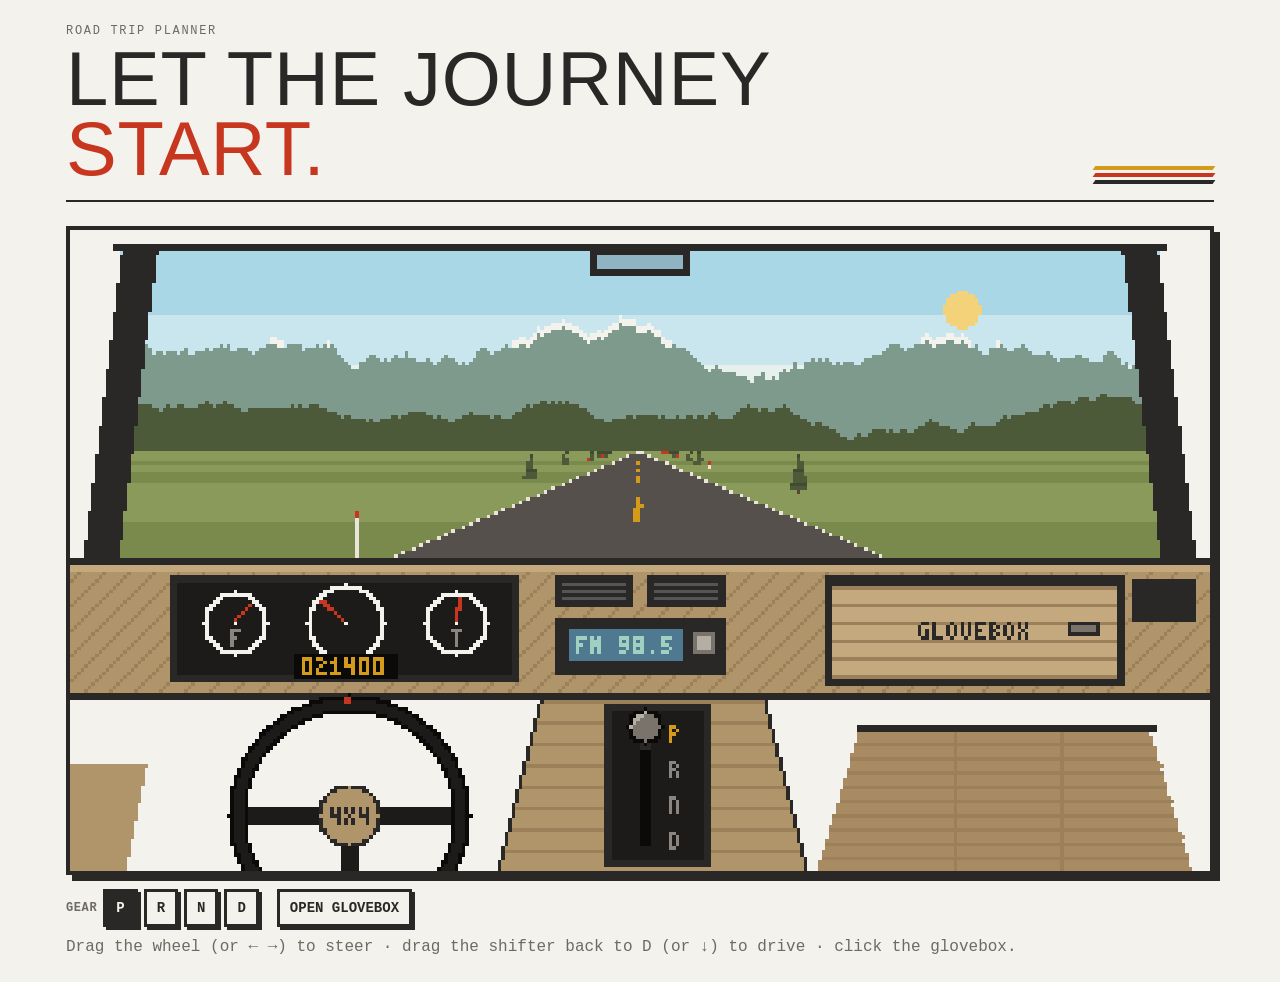
<file: index.html>
<!doctype html>
<html lang="en">
<head>
<meta charset="utf-8">
<meta name="viewport" content="width=device-width, initial-scale=1, viewport-fit=cover">
<title>Road Trip Planner</title>
<link rel="stylesheet" href="css/styles.css">
</head>
<body>

<svg width="0" height="0" style="position:absolute" aria-hidden="true">
  <defs>
    <filter id="pencil"><feTurbulence type="fractalNoise" baseFrequency="0.03" numOctaves="2" seed="4"/><feDisplacementMap in="SourceGraphic" scale="2.2"/></filter>
  </defs>
</svg>

<div class="wrap">
  <header class="mast">
    <div>
      <div class="eyebrow">Road trip planner</div>
      <h1>Let the journey<br><em>start.</em></h1>
    </div>
    <div class="stripes" aria-hidden="true"><i></i><i></i><i></i></div>
  </header>

  <main>
    <!-- Screen 1: the pixel cab -->
    <section class="cab" id="cab" aria-label="Truck cab">
      <div class="stage">
        <canvas id="cabCanvas" width="320" height="180" tabindex="0"
          aria-label="Pixel truck cab. Drag the steering wheel, or use the left and right arrow keys, to turn. Drag the shifter, click a gear letter, or use the up and down arrow keys to change gear. Click the glovebox, or press G or Enter, to open your trip archive."></canvas>
        <section class="tray" id="tray" aria-label="Trip archive" hidden>
          <div class="tray-head">
            <h2>Glovebox · Trip archive</h2>
            <button type="button" class="px-btn" id="closeTray">Close ×</button>
          </div>
          <div class="shelf" id="shelf" role="group" aria-label="Saved trips, oldest on the left"></div>
          <div class="tray-foot">
            <p id="trayNote"></p>
            <button type="button" class="px-btn solid" id="unfold">Unfold map</button>
          </div>
        </section>
      </div>
      <div class="cab-controls">
        <div class="gears" role="group" aria-label="Gear">
          <span class="gear-label">Gear</span>
          <button type="button" class="px-btn gear" data-g="P" aria-pressed="true">P</button>
          <button type="button" class="px-btn gear" data-g="R" aria-pressed="false">R</button>
          <button type="button" class="px-btn gear" data-g="N" aria-pressed="false">N</button>
          <button type="button" class="px-btn gear" data-g="D" aria-pressed="false">D</button>
        </div>
        <button type="button" class="px-btn" id="openBox">Open glovebox</button>
        <p class="cab-hint">Drag the wheel (or ← →) to steer · drag the shifter back to D (or ↓) to drive · click the glovebox.</p>
      </div>
    </section>

    <!-- Screen 2: the open map -->
    <section class="sheet" id="sheet" aria-label="Trip map" hidden>
      <div class="road" aria-hidden="true">
        <svg viewBox="0 0 1000 120" preserveAspectRatio="none">
          <g filter="url(#pencil)" fill="none" stroke="#2a2826">
            <polyline points="0,62 90,40 160,55 250,22 330,48 420,30 520,58 600,26 690,50 780,20 870,46 1000,30" stroke="#4c5a3a" stroke-width="1.6" opacity=".7"/>
            <path d="M0 96 H1000" stroke-width="2.4"/>
            <path d="M0 108 H1000" stroke-width="1.2" stroke-dasharray="16 12" opacity=".7"/>
          </g>
        </svg>
        <svg class="truck" viewBox="0 0 220 90">
          <g filter="url(#pencil)" stroke="#2a2826" stroke-width="2" stroke-linejoin="round">
            <path d="M14 58 L14 38 Q16 30 26 30 L120 30 L120 12 Q122 8 128 8 L160 8 Q166 9 172 18 L186 34 L204 38 Q210 40 210 48 L210 62 L14 62 Z" fill="#c7361f"/>
            <path d="M14 30 L14 14 Q15 8 22 8 L120 8 L120 30 Z" fill="#2a2826"/>
            <path d="M128 12 L158 12 L176 32 L128 32 Z" fill="#4f7891" fill-opacity=".45"/>
            <path d="M60 12 L112 12 L112 28 L60 28 Z M24 12 L54 12 L54 28 L24 28 Z" fill="#6d6a63"/>
            <path d="M18 44 L206 44 M18 49 L206 49" stroke="#d49b1a" stroke-width="2.4"/>
            <circle cx="58" cy="64" r="17" fill="#2a2826"/><circle cx="58" cy="64" r="8" fill="#e9e5da"/>
            <circle cx="170" cy="64" r="17" fill="#2a2826"/><circle cx="170" cy="64" r="8" fill="#e9e5da"/>
          </g>
        </svg>
      </div>

      <form class="controls" id="tripForm" novalidate>
        <div class="field">
          <label for="from">Start</label><input id="from" autocomplete="off">
          <div class="results" id="fromResults" aria-live="polite"></div>
          <span class="err" id="fromErr" hidden></span>
        </div>
        <div class="field">
          <label for="to">Destination</label><input id="to" autocomplete="off">
          <div class="results" id="toResults" aria-live="polite"></div>
          <span class="err" id="toErr" hidden></span>
        </div>
        <div class="field"><label for="leave">Leave</label><input id="leave" type="datetime-local"></div>
        <div class="field field-btn"><button type="submit" class="btn-solid">Plan trip</button></div>
      </form>

      <div class="terrain">
        <div class="edge left" aria-hidden="true">
          <svg viewBox="0 0 120 900" preserveAspectRatio="none"><g filter="url(#pencil)" fill="none" stroke-linecap="round">
            <polyline points="0,40 40,70 20,120 70,160 30,220 80,270 25,330 60,380 15,430 75,490 30,540 70,600 20,650 65,710 25,770 70,830 10,890" stroke="#2a2826" stroke-width="2"/>
            <polyline points="0,90 20,130 0,180 30,250 0,310 25,370 0,420" stroke="#4c5a3a" stroke-width="1.4" opacity=".7"/>
            <path d="M100 0 Q80 120 108 220 T96 440 T110 660 T92 900" stroke="#4f7891" stroke-width="2.2"/>
            <path d="M40 470 l10 -18 l10 18 M50 452 v26 M15 560 l10 -18 l10 18 M25 542 v26 M45 690 l10 -18 l10 18 M55 672 v26" stroke="#4c5a3a" stroke-width="1.6"/>
          </g></svg>
        </div>
        <div class="edge right" aria-hidden="true">
          <svg viewBox="0 0 120 900" preserveAspectRatio="none"><g filter="url(#pencil)" fill="none" stroke-linecap="round">
            <polyline points="0,20 50,60 15,110 80,150 35,200 95,260 40,320 85,370 20,440 70,500 35,560 90,620 30,680 75,740 20,800 60,860 0,900" stroke="#2a2826" stroke-width="2"/>
            <polyline points="0,60 25,110 0,170 35,230 0,280" stroke="#4c5a3a" stroke-width="1.4" opacity=".7"/>
            <path d="M106 0 Q90 160 112 300 T98 560 T112 900" stroke="#4f7891" stroke-width="2.2"/>
            <path d="M30 380 l10 -18 l10 18 M40 362 v26 M55 600 l10 -18 l10 18 M65 582 v26" stroke="#4c5a3a" stroke-width="1.6"/>
          </g></svg>
        </div>
        <div class="route" id="route" aria-live="polite"></div>
      </div>

      <div class="sheet-foot">
        <a id="routeLink" target="_blank" rel="noopener" hidden>Start directions for the whole route in Google Maps ↗</a>
        <div class="foot-btns">
          <button type="button" class="btn-ghost" id="newTrip">Start a new trip</button>
          <button type="button" class="btn-ghost" id="foldMap">Fold the map</button>
        </div>
      </div>
    </section>
  </main>
</div>

<script src="js/cab.js"></script>
<script src="js/app.js"></script>
</body>
</html>
</file>
<file: css/styles.css>
:root {
  color-scheme: light;
  --paper: #f4f2ec;        /* drawing paper */
  --paper-2: #e9e5da;      /* map sheet, slightly darker */
  --graphite: #2a2826;     /* pencil line + body text */
  --graphite-soft: #6d6a63;/* secondary pencil */
  --truck-red: #c7361f;    /* body paint */
  --velour: #b0946a;       /* cab interior: saddle tan */
  --stripe-gold: #d49b1a;  /* side-stripe accent, used for highlights */
  --river: #4f7891;        /* water */
  --pine: #4c5a3a;         /* ridgelines */
  --warn: #b5481b;         /* warnings */
  --font-display: Impact, "Haettenschweiler", "Arial Narrow Bold", "Helvetica Neue", Arial, sans-serif;
  --font-hand: "Bradley Hand", "Segoe Print", "Chalkboard SE", "Marker Felt", cursive;
  --font-body: "Avenir Next", "Segoe UI", "Helvetica Neue", Arial, sans-serif;
  --font-data: ui-monospace, "SF Mono", Menlo, Consolas, monospace;
  --space: 8px;
  --radius: 3px;
  --box: #3b2f24;          /* pixel cab: tray, glovebox interior */
  --box-2: #54432f;        /* pixel cab: shelf strip */
  --box-edge: #17120d;     /* pixel cab: tray border, hard shadows */
  --px-hover: #fffaf0;     /* pixel button hover */
  --tray-text: #e5dccb;    /* tray footer note */
  --fold: #d8d2c3;         /* fold lines on map cards */
  --map-art: #ebe6d9;      /* behind each card's route drawing */
}

* { box-sizing: border-box; }
body { margin: 0; background: var(--paper); color: var(--graphite); font-family: var(--font-body); }
.wrap { padding-left: max(16px, env(safe-area-inset-left, 0px)); padding-right: max(16px, env(safe-area-inset-right, 0px)); padding-block: calc(var(--space)*3); max-width: 1180px; margin: 0 auto; }
.note { font-family: var(--font-hand); color: var(--graphite-soft); font-size: 15px; }
button:focus-visible, input:focus-visible { outline: 3px solid var(--stripe-gold); outline-offset: 3px; }

/* Header */
.mast { display: flex; flex-wrap: wrap; align-items: end; justify-content: space-between; gap: calc(var(--space)*2); border-bottom: 2px solid var(--graphite); padding-bottom: calc(var(--space)*2); }
.eyebrow { font-family: var(--font-data); font-size: 12px; letter-spacing: .14em; text-transform: uppercase; color: var(--graphite-soft); }
h1 { font-family: var(--font-display); font-weight: 400; text-transform: uppercase; font-size: clamp(36px, 7vw, 76px); line-height: .92; letter-spacing: .01em; margin: 6px 0 0; text-wrap: balance; }
h1 em { font-style: normal; color: var(--truck-red); }
.stripes { display: flex; flex-direction: column; gap: 3px; width: 120px; }
.stripes i { display: block; height: 4px; background: var(--stripe-gold); transform: skewX(-35deg); }
.stripes i:nth-child(2) { background: var(--truck-red); }
.stripes i:nth-child(3) { background: var(--graphite); }

/* Screen 1: the pixel cab */
.cab { margin-top: calc(var(--space)*3); display: grid; gap: 14px; }
.cab[hidden] { display: none; }
.stage { position: relative; border: 4px solid var(--graphite); box-shadow: 6px 6px 0 var(--graphite); background: var(--graphite); }
#cabCanvas { display: block; width: 100%; height: auto; aspect-ratio: 320 / 180; image-rendering: pixelated; touch-action: none; }
#cabCanvas:focus-visible { outline: 4px solid var(--stripe-gold); outline-offset: 4px; }
.cab-controls { display: flex; flex-wrap: wrap; gap: 10px 18px; align-items: center; }
.gears { display: flex; gap: 6px; align-items: center; }
.gear-label { font: 700 12px var(--font-data); text-transform: uppercase; letter-spacing: .05em; color: var(--graphite-soft); }
.cab-hint { margin: 0; font: 16px/1.3 var(--font-data); color: var(--graphite-soft); }

/* Pixel button: hard shadow, pressing moves it into the shadow */
.px-btn { font: 700 14px var(--font-data); text-transform: uppercase; color: var(--graphite); background: var(--paper); border: 3px solid var(--graphite); border-radius: 0; padding: 8px 10px; cursor: pointer; box-shadow: 3px 3px 0 var(--graphite); }
.px-btn:hover { background: var(--px-hover); }
.px-btn:active { transform: translate(3px, 3px); box-shadow: none; }
.px-btn[aria-pressed="true"] { background: var(--graphite); color: var(--paper); }
.px-btn.solid { background: var(--truck-red); color: var(--paper); }

/* Glovebox tray: the Trip archive */
.tray { position: absolute; left: 4%; right: 4%; top: 8%; background: var(--box); color: var(--paper); border: 4px solid var(--box-edge); box-shadow: 0 0 0 4px var(--velour), 8px 8px 0 4px var(--box-edge); padding: 14px 14px 16px; display: grid; gap: 12px; transform-origin: 78% 0; animation: trayIn .35s steps(6) both; }
.tray[hidden] { display: none; }
@keyframes trayIn { from { transform: scaleY(.1); opacity: .2 } to { transform: none; opacity: 1 } }
.tray-head { display: flex; justify-content: space-between; align-items: center; gap: 12px; }
.tray-head h2 { margin: 0; font: 700 16px/1.4 var(--font-data); text-transform: uppercase; color: var(--stripe-gold); }
.tray-head .px-btn { padding: 6px 8px; }
.shelf { display: flex; gap: 12px; overflow-x: auto; padding: 14px 8px 14px 2px; scroll-snap-type: x mandatory; background: linear-gradient(var(--box-2), var(--box-2)) bottom / 100% 8px no-repeat; }
.tray-foot { display: flex; flex-wrap: wrap; gap: 10px; align-items: center; justify-content: space-between; }
.tray-foot p { margin: 0; flex: 1 1 260px; min-width: 0; font: 16px/1.3 var(--font-data); color: var(--tray-text); }

/* Map cards on the shelf */
.map-card { flex: 0 0 150px; scroll-snap-align: end; position: relative; display: grid; gap: 4px; align-content: start; padding: 8px; text-align: left; cursor: pointer; color: var(--graphite); border: 3px solid var(--graphite); border-radius: 0; box-shadow: 4px 4px 0 var(--box-edge); animation: slideIn .4s steps(4) backwards;
  background: var(--paper);
  background-image:
    linear-gradient(90deg, transparent 49%, var(--fold) 49%, var(--fold) 51%, transparent 51%),
    linear-gradient(transparent 49%, var(--fold) 49%, var(--fold) 51%, transparent 51%); }
@keyframes slideIn { from { transform: translateX(-30px); opacity: 0 } to { transform: none; opacity: 1 } }
.map-card:hover, .map-card[aria-pressed="true"] { transform: translateY(-6px); }
.map-card[aria-pressed="true"], .map-card:focus-visible { outline: 3px solid var(--stripe-gold); outline-offset: 2px; }
.map-card canvas { width: 100%; height: auto; aspect-ratio: 48 / 28; image-rendering: pixelated; background: var(--map-art); border: 2px solid var(--graphite); }
.map-card .t { font: 700 13px/1.4 var(--font-data); text-transform: uppercase; overflow-wrap: anywhere; }
.map-card .m { font: 16px/1.2 var(--font-data); color: var(--graphite-soft); font-variant-numeric: tabular-nums; }
.map-card .badge { position: absolute; top: -12px; right: -6px; padding: 3px 5px; background: var(--truck-red); color: var(--paper); border: 2px solid var(--graphite); font: 700 11px var(--font-data); }
.map-card.new { place-items: center; align-content: center; text-align: center; min-height: 160px; background: transparent; color: var(--paper); border: 3px dashed var(--velour); box-shadow: none; font: 700 13px/1.6 var(--font-data); }
.map-card.new b { font-size: 28px; color: var(--stripe-gold); }

/* Screen 2: the open map */
.sheet { margin-top: calc(var(--space)*3); background: var(--paper-2); border: 1.5px solid var(--graphite); position: relative; overflow: hidden;
  background-image:
    linear-gradient(90deg, transparent calc(33.33% - 1px), color-mix(in srgb, var(--graphite) 12%, transparent) 33.33%, transparent calc(33.33% + 1px), transparent calc(66.66% - 1px), color-mix(in srgb, var(--graphite) 12%, transparent) 66.66%, transparent calc(66.66% + 1px)),
    linear-gradient(0deg, transparent calc(50% - 1px), color-mix(in srgb, var(--graphite) 10%, transparent) 50%, transparent calc(50% + 1px));
  transform-origin: top center; }
.sheet.opening { animation: unfold .7s cubic-bezier(.2,.8,.2,1); }
@keyframes unfold { from { transform: perspective(900px) rotateX(-70deg) scaleY(.3); opacity: 0 } to { transform: none; opacity: 1 } }

.road { position: relative; height: 120px; border-bottom: 1.5px solid var(--graphite); }
.road svg { position: absolute; inset: 0; width: 100%; height: 100%; }
.road .truck { left: 3%; top: auto; bottom: 22px; width: 150px; height: auto; }
.loading .truck { animation: drive 2.2s linear infinite; }
@keyframes drive { from { left: -12% } to { left: 100% } }

/* Trip form */
.controls { display: grid; grid-template-columns: repeat(auto-fit, minmax(140px, 1fr)); gap: 10px 16px; padding: 16px max(16px, 4%); border-bottom: 1.5px dashed var(--graphite-soft); }
.field { display: flex; flex-direction: column; gap: 4px; min-width: 0; }
.field label { font-family: var(--font-data); font-size: 11px; text-transform: uppercase; letter-spacing: .12em; color: var(--graphite-soft); }
.field input { font: 600 15px var(--font-body); color: var(--graphite); background: var(--paper); border: 1.5px solid var(--graphite); border-radius: var(--radius); padding: 7px 9px; min-width: 0; }
.field input[aria-invalid="true"] { border-color: var(--warn); box-shadow: 0 0 0 2px color-mix(in srgb, var(--warn) 20%, transparent); }
.field .err { font-family: var(--font-hand); color: var(--warn); font-size: 14px; }
.field-btn { justify-content: flex-end; }

/* Town match list */
.results { display: flex; flex-wrap: wrap; gap: 6px; }
.results:empty { display: none; }
.pick { font: 600 13px var(--font-body); background: transparent; color: var(--graphite); border: 1.5px solid var(--graphite); border-radius: 999px; padding: 5px 11px; cursor: pointer; text-align: left; }
.pick[aria-pressed="true"] { background: var(--graphite); color: var(--paper); }
.hint { margin: 0; font-family: var(--font-hand); color: var(--graphite-soft); font-size: 15px; }
.btn-solid { font: 600 14px var(--font-body); background: var(--truck-red); color: var(--paper); border: 0; border-radius: var(--radius); padding: 9px 16px; cursor: pointer; }

/* Terrain and route */
.terrain { position: relative; min-height: 320px; padding: 24px 0 40px; }
.edge { position: absolute; top: 0; bottom: 0; width: 17%; pointer-events: none; }
.edge.left { left: 0 } .edge.right { right: 0; transform: scaleX(-1) }
.edge svg { width: 100%; height: 100%; }
.route { position: relative; z-index: 1; width: min(560px, 64%); margin: 0 auto; display: flex; flex-direction: column; }

.btn-solid:disabled { opacity: .5; cursor: default; }

/* Summary */
.summary { display: flex; flex-wrap: wrap; gap: 6px 18px; justify-content: center; font-family: var(--font-data); font-size: 13px; margin-bottom: 18px; text-align: center; }
.summary b { font-family: var(--font-display); font-weight: 400; font-size: 26px; display: block; letter-spacing: .02em; }

/* Stop cards, zig-zagging */
.stop { width: 68%; background: var(--paper); border: 1.8px solid var(--graphite); border-radius: var(--radius); padding: 10px 12px; box-shadow: 3px 3px 0 var(--graphite); position: relative; }
.stop:nth-of-type(even) { align-self: flex-end; transform: rotate(.6deg); }
.stop:nth-of-type(odd) { align-self: flex-start; transform: rotate(-.6deg); }
.stop h3 { font-family: var(--font-display); font-weight: 400; text-transform: uppercase; font-size: 21px; letter-spacing: .03em; margin: 0; overflow-wrap: anywhere; }
.stop .meta { display: flex; flex-wrap: wrap; align-items: center; gap: 4px 12px; font-family: var(--font-data); font-size: 12.5px; margin-top: 4px; padding-right: 22px; font-variant-numeric: tabular-nums; }
.stop .meta:empty { display: none; }
.stop .earliest { margin-right: 6px; padding: 1px 5px; background: var(--stripe-gold); color: var(--graphite); font: 700 10px var(--font-data); text-transform: uppercase; letter-spacing: .1em; }
.stop .earliest[hidden] { display: none; }
.stop .mins { display: inline-flex; align-items: center; gap: 4px; color: var(--graphite-soft); }
.stop .unset { font-family: var(--font-hand); color: var(--graphite-soft); font-size: 14px; }
.stop .chips { margin-top: 6px; }
.stop .chip { font-size: 12px; padding: 3px 9px; }
.stop .mins input[type="datetime-local"] { width: auto; font-size: 12.5px; max-width: 100%; }
.stop .mins input { width: 6ch; font: 600 13px var(--font-data); color: var(--graphite); background: var(--paper); border: 1.5px solid var(--graphite); border-radius: var(--radius); padding: 2px 4px; }
.stop .mins input[aria-invalid="true"] { border-color: var(--warn); box-shadow: 0 0 0 2px color-mix(in srgb, var(--warn) 20%, transparent); }
.stop .err { margin: 4px 0 0; font-family: var(--font-hand); color: var(--warn); font-size: 14px; }
.stop .num { position: absolute; top: -12px; right: -10px; width: 26px; height: 26px; border-radius: 50%; background: var(--truck-red); color: var(--paper); font: 400 15px/26px var(--font-display); text-align: center; }

/* Leg connectors */
.leg { display: flex; align-items: center; height: 74px; position: relative; }
.leg svg { position: absolute; left: 18%; width: 64%; height: 100%; overflow: visible; }
.leg svg path { fill: none; stroke: var(--graphite); stroke-width: 2; stroke-linecap: round; stroke-dasharray: 6 5; }
.leg .label { position: relative; margin: 0 auto; background: var(--paper-2); padding: 2px 8px; text-align: center; line-height: 1.2; }
.leg .label b { font-family: var(--font-data); font-size: 13px; font-weight: 700; display: block; }

.leg .mid { position: relative; margin: 0 auto; display: flex; align-items: center; gap: 10px; }
.leg .mid .label { margin: 0; }

/* + pin and the add-stop card */
.plus { position: relative; flex: none; width: 34px; height: 34px; border-radius: 50%; border: 2px dashed var(--graphite); background: var(--paper); color: var(--graphite); font: 400 22px/1 var(--font-display); cursor: pointer; z-index: 2; }
.plus:hover, .plus[aria-expanded="true"] { background: var(--stripe-gold); border-style: solid; }
.addcard { align-self: center; width: 84%; background: var(--paper); border: 2px dashed var(--graphite); border-radius: var(--radius); padding: 12px 14px 14px; margin: 4px 0 10px; transform: rotate(-.4deg); display: flex; flex-direction: column; gap: 8px; }
.addcard h4 { margin: 0; font-family: var(--font-display); font-weight: 400; text-transform: uppercase; font-size: 17px; letter-spacing: .03em; }
.addcard label { font-family: var(--font-data); font-size: 11px; text-transform: uppercase; letter-spacing: .12em; color: var(--graphite-soft); }
.addcard input { font: 600 15px var(--font-body); color: var(--graphite); background: var(--paper); border: 1.5px solid var(--graphite); border-radius: var(--radius); padding: 7px 9px; min-width: 0; }
.addcard input[aria-invalid="true"] { border-color: var(--warn); box-shadow: 0 0 0 2px color-mix(in srgb, var(--warn) 20%, transparent); }
.addcard .err { margin: 0; font-family: var(--font-hand); color: var(--warn); font-size: 15px; }
.addrow, .chips { display: flex; flex-wrap: wrap; gap: 6px; }
.chip { font: 600 13px var(--font-body); background: transparent; color: var(--graphite); border: 1.5px solid var(--graphite); border-radius: 999px; padding: 5px 11px; cursor: pointer; }
.chip[aria-pressed="true"] { background: var(--graphite); color: var(--paper); }
.chip:disabled { opacity: .5; cursor: default; }

/* Add-stop tabs and Find along this leg */
.tabs { display: flex; flex-wrap: wrap; gap: calc(var(--space)*2); }
.tab { font: 12px var(--font-data); text-transform: uppercase; letter-spacing: .12em; background: transparent; color: var(--graphite-soft); border: 0; border-bottom: 2px solid transparent; padding: 4px 0; cursor: pointer; }
.tab[aria-selected="true"] { color: var(--graphite); border-bottom-color: var(--graphite); }
.pane { display: flex; flex-direction: column; gap: 8px; }
.pane[hidden] { display: none; }
.status:empty, .places:empty { display: none; }
.dashline { height: 2px; margin-top: 4px; background: repeating-linear-gradient(90deg, var(--graphite) 0 6px, transparent 6px 11px); animation: dashfill 2.2s linear infinite; }
@keyframes dashfill { from { width: 0 } to { width: 100% } }
.places { display: flex; flex-direction: column; gap: 2px; max-height: 280px; overflow-y: auto; }
.place { text-align: left; font: 700 14px var(--font-body); color: var(--graphite); background: transparent; border: 0; border-left: 3px solid transparent; padding: 6px 10px; cursor: pointer; }
.place span { display: block; font: 400 12px var(--font-data); color: var(--graphite-soft); }
.place[aria-pressed="true"] { border-left-color: var(--graphite); background: var(--paper-2); }

/* Remove × on middle stops */
.remove { position: absolute; bottom: 6px; right: 8px; width: 24px; height: 24px; border: 0; background: transparent; color: var(--graphite-soft); font-size: 20px; line-height: 1; cursor: pointer; }
.remove:hover { color: var(--warn); }

/* Loading and error panels */
.panel { text-align: center; padding: 32px 12px; font-family: var(--font-hand); font-size: 20px; }
.panel h2 { font-family: var(--font-display); font-weight: 400; text-transform: uppercase; font-size: 30px; margin: 0 0 6px; }
.panel p { margin: 0; }
.panel.error h2 { color: var(--warn); }
.panel button { margin-top: 12px; font: 600 14px var(--font-body); background: var(--graphite); color: var(--paper); border: 0; border-radius: var(--radius); padding: 8px 16px; cursor: pointer; }

/* Footer */
.sheet-foot { display: flex; flex-wrap: wrap; gap: 10px; justify-content: space-between; align-items: center; padding: 12px max(16px, 4%); border-top: 1.5px solid var(--graphite); }
.sheet-foot a { color: var(--graphite); font-weight: 600; }
.foot-btns { display: flex; flex-wrap: wrap; gap: 10px; margin-left: auto; }
.leg .label a { display: block; font-family: var(--font-hand); font-size: 14px; color: var(--graphite); }
.btn-ghost { font: 600 14px var(--font-body); background: transparent; border: 1.5px solid var(--graphite); color: var(--graphite); border-radius: var(--radius); padding: 7px 14px; cursor: pointer; }

@media (max-width: 640px) {
  .tray { position: static; box-shadow: none; }
  .map-card { flex-basis: 128px; }
  .edge { width: 12%; opacity: .6 }
  .route { width: 80%; }
  .stop { width: 88%; }
  .road .truck { width: 110px; }
}
@media (prefers-reduced-motion: reduce) {
  .sheet.opening, .loading .truck, .dashline, .tray, .map-card { animation: none; }
}
</file>
